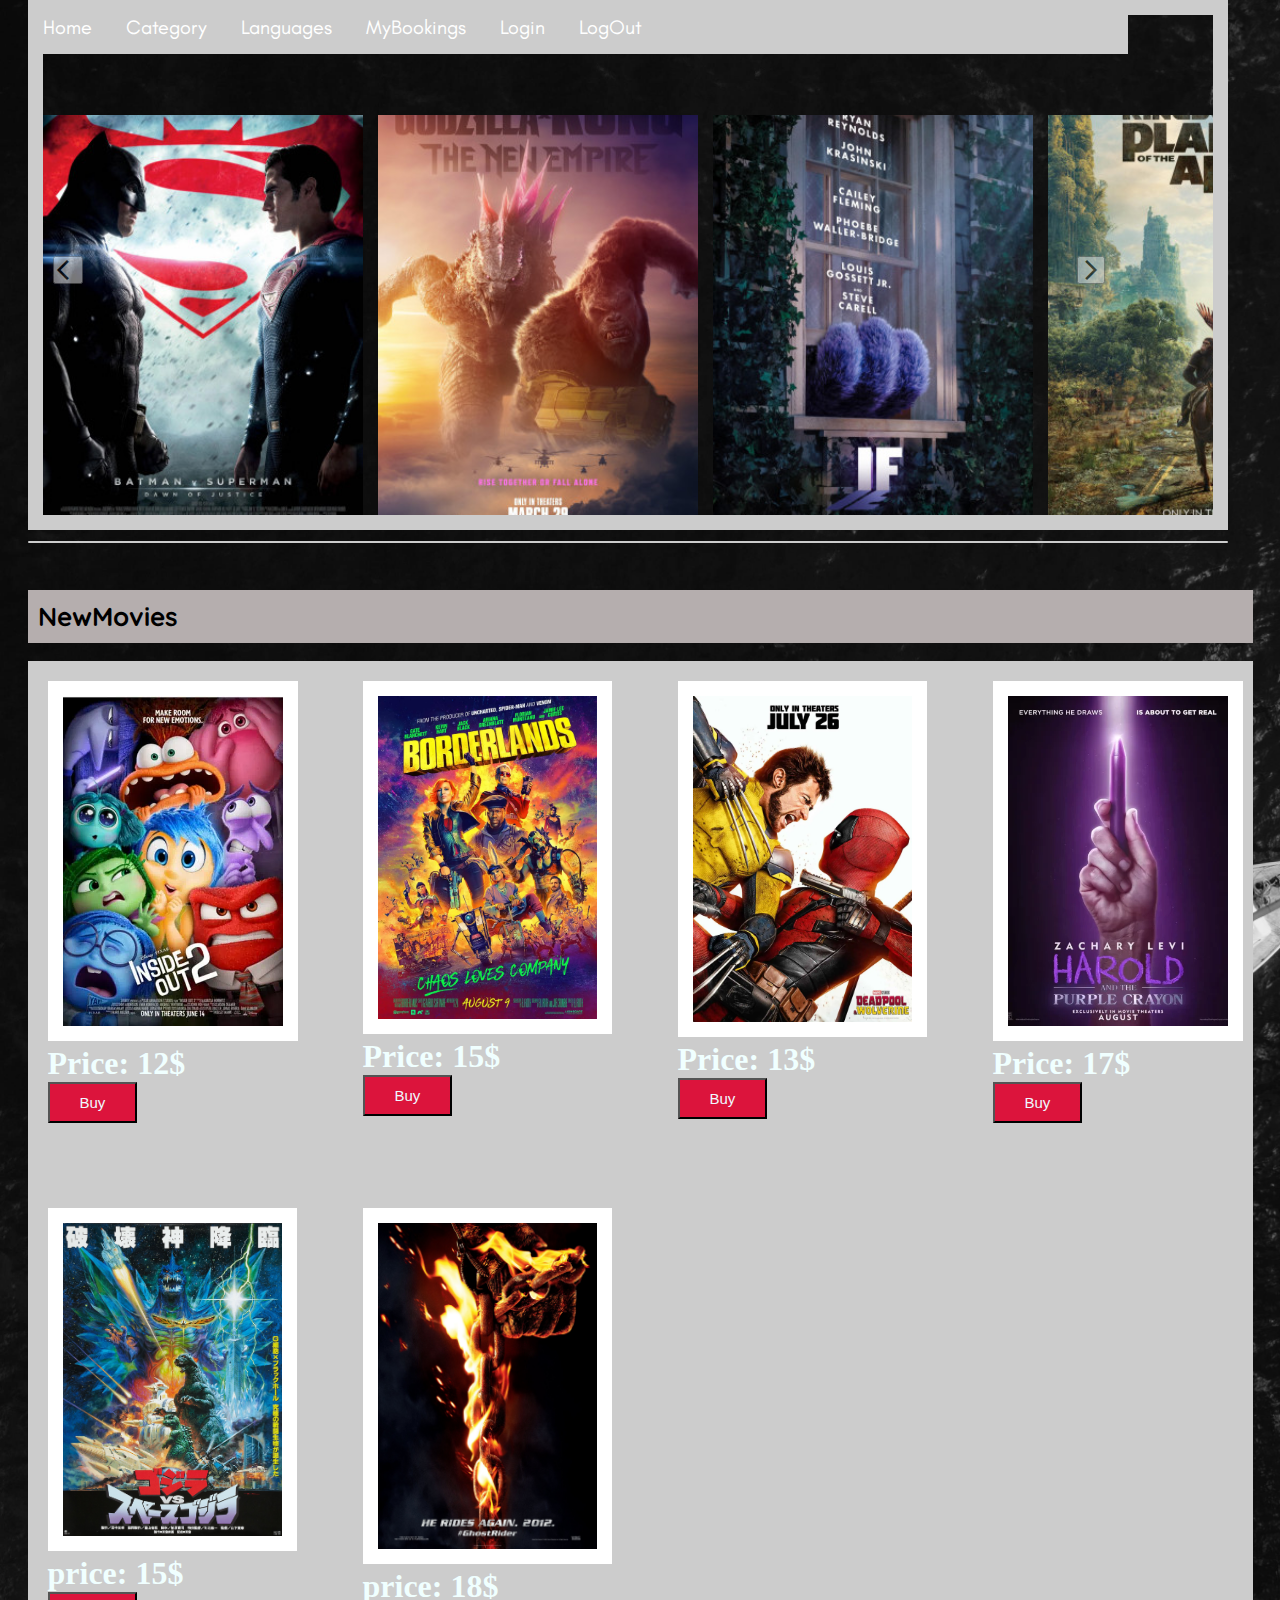
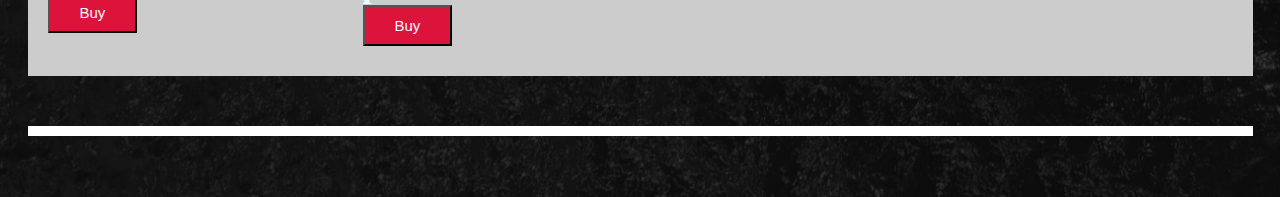
<file: index.html>
<!DOCTYPE html>
<html lang="en">
<head>
    <meta charset="UTF-8">
    <meta name="viewport" content="width=device-width, initial-scale=1.0">
    <title>EnjoyTicket</title>
    <link rel="stylesheet" href="style.css">
    <link rel="stylesheet" href="https://fonts.googleapis.com/css2?family=Material+Symbols+Outlined:opsz,wght,FILL,GRAD@20..48,100..700,0..1,-50..200" />
    <link rel="preconnect" href="https://fonts.googleapis.com">
    <link rel="preconnect" href="https://fonts.gstatic.com" crossorigin>
    <link href="https://fonts.googleapis.com/css2?family=Teachers:ital,wght@0,400..800;1,400..800&display=swap" rel="stylesheet">
    <link href="https://fonts.googleapis.com/css2?family=Quicksand:wght@300..700&display=swap" rel="stylesheet">

    <script>
        document.addEventListener("DOMContentLoaded", () => {
            const slideButtons = document.querySelectorAll(".slide-button");
            const imageList = document.querySelector(".image-list");
            const scrollbarThumb = document.querySelector(".scrollbar-thumb");

            const updateScrollbar = () => {
                const maxScrollLeft = imageList.scrollWidth - imageList.clientWidth;
                const scrollLeft = imageList.scrollLeft;
                const scrollbarWidth = (scrollLeft / maxScrollLeft) * 100;
                scrollbarThumb.style.width = `${scrollbarWidth}%`;
            };

            slideButtons.forEach(button => {
                button.addEventListener("click", () => {
                    const direction = button.id === "prev-slide" ? -1 : 1;
                    const scrollAmount = imageList.clientWidth * direction;
                    imageList.scrollBy({ left: scrollAmount, behavior: "smooth" });
                });
            });

            imageList.addEventListener("scroll", updateScrollbar);
            window.addEventListener("resize", updateScrollbar);
            updateScrollbar();
        });
    </script>
</head>
<body>
    <div class="page1">
        <header class="container2">
            <div class="anchortag">
                <ul>
                    <li><a href="">Home</a></li>
                    <li><a href="">Category</a></li>
                    <li><a href="">Languages</a></li>
                    <li><a href="">MyBookings</a></li>
                    <li><a href="">Login</a></li>
                    <li><a href="">LogOut</a></li>
                </ul>
            </div>
        </header>
        <div class="container">
            <div class="slider-wrapper">
                <button id="prev-slide" class="slide-button material-symbols-outlined leftarrow">arrow_back_ios</button>
                <button id="next-slide" class="slide-button material-symbols-outlined rightarrow">arrow_forward_ios</button>
                <div class="image-list">
                    <img src="images/image1.jpg" alt="img-1" class="image-item">
                    <img src="images/image2.jpg" alt="img-2" class="image-item">
                    <img src="images/image3.jpg" alt="img-3" class="image-item">
                    <img src="images/image4.jpg" alt="img-4" class="image-item">
                    <img src="images/image5.jpg" alt="img-5" class="image-item">
                    <img src="images/image6.jpg" alt="img-6" class="image-item">
                    <img src="images/image7.jpg" alt="img-7" class="image-item">
                    <img src="images/image8.jpg" alt="img-8" class="image-item">
                    <img src="images/image9.jpg" alt="img-9" class="image-item">
                    <img src="images/image10.jpg" alt="img-10" class="image-item">
                    <img src="images/image11.jpg" alt="img-11" class="image-item">
                </div>
            </div>
            <div class="slider-scrollbar">
                <div class="scrollbar-track">
                    <div class="scrollbar-thumb"></div>
                </div>
            </div>
        </div><br><br>
        <div>
            <div class="Content">
                <h1>NewMovies</h1>
            </div><br>
            <div>
            <div class="movier">
                <div>
                    <img src="images/image_12 (1).webp" alt="">
                    <h1>Price: 12$</h1>
                    <a href="movie1.html"><button>Buy</button></a>
                </div>
                <div>
                    <img src="images/image_12 (2).webp" alt="">
                    <h1>Price: 15$</h1>
                    <a href="movie2.html"><button>Buy</button></a>
                </div>
                <div>
                    <img src="images/image_12 (3).webp" alt="">
                    <h1>Price: 13$</h1>
                    <a href="movie3.html"><button>Buy</button></a>
                </div>
                <div>
                    <img src="images/image_12 (4).webp" alt="">
                    <h1>Price: 17$</h1>
                    <a href="movie4.html"><button>Buy</button></a>
                </div>
                <div>
                    <img src="images/Movie Poster 15.jpg" alt="">
                    <h1>price: 15$</h1>
                    <button>Buy</button>
                </div>
                <div>
                    <img src="images/Movie Poster 103.jpg" alt="">
                    <h1>price: 18$</h1>
                    <button>Buy</button>
                </div>
            </div>
            </div>
        </div>
        <div>
            <div class="content2">
    
            </div>
            <div class="movier2">
            </div>
        </div>
    </div>
</body>
</html>
</file>
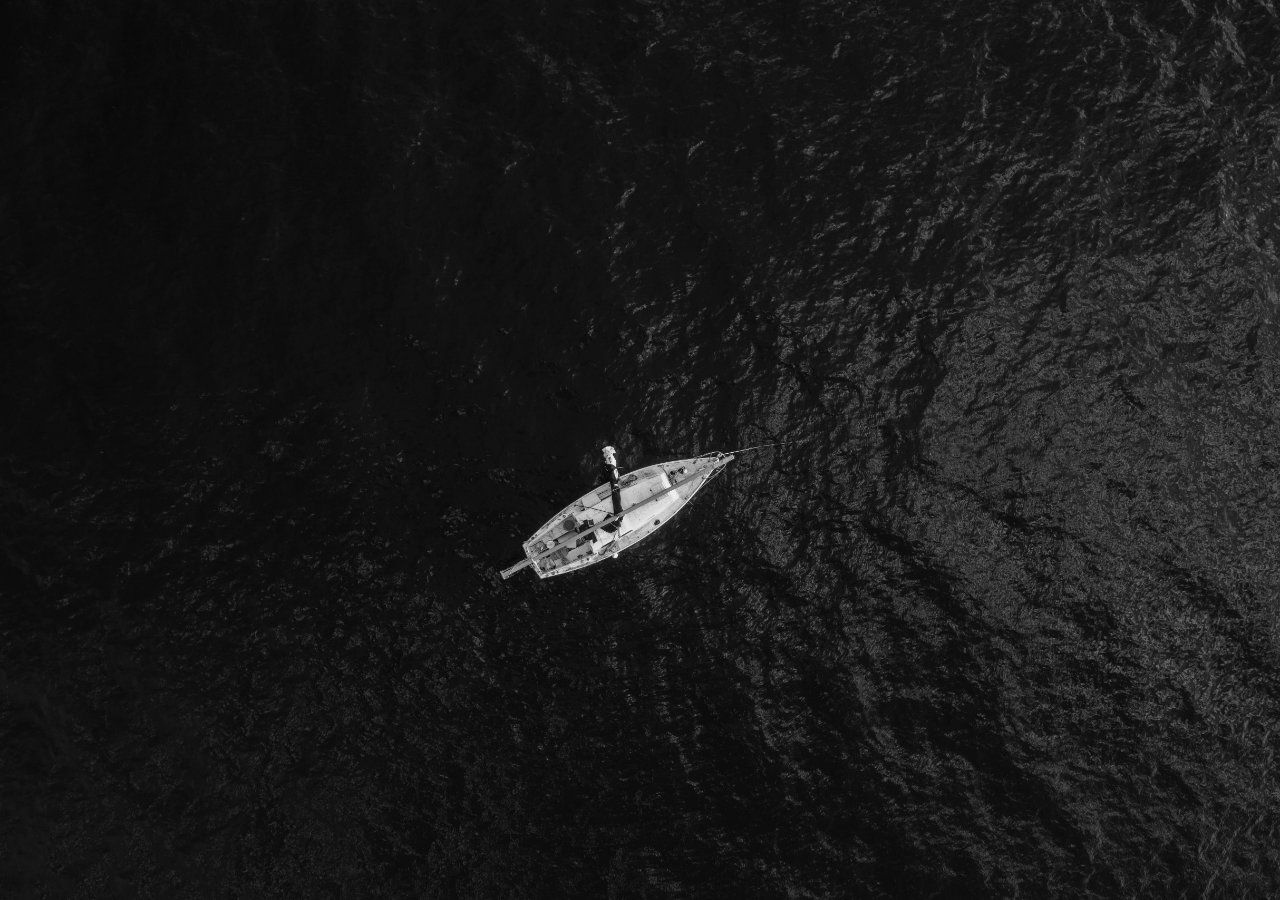
<file: category.html>
<!DOCTYPE html>
<html lang="en">
<head>
    <meta charset="UTF-8">
    <meta name="viewport" content="width=device-width, initial-scale=1.0">
    <title>Category</title>
    <link rel="stylesheet" href="style.css">
</head>
<body>
    
</body>
</html>
</file>
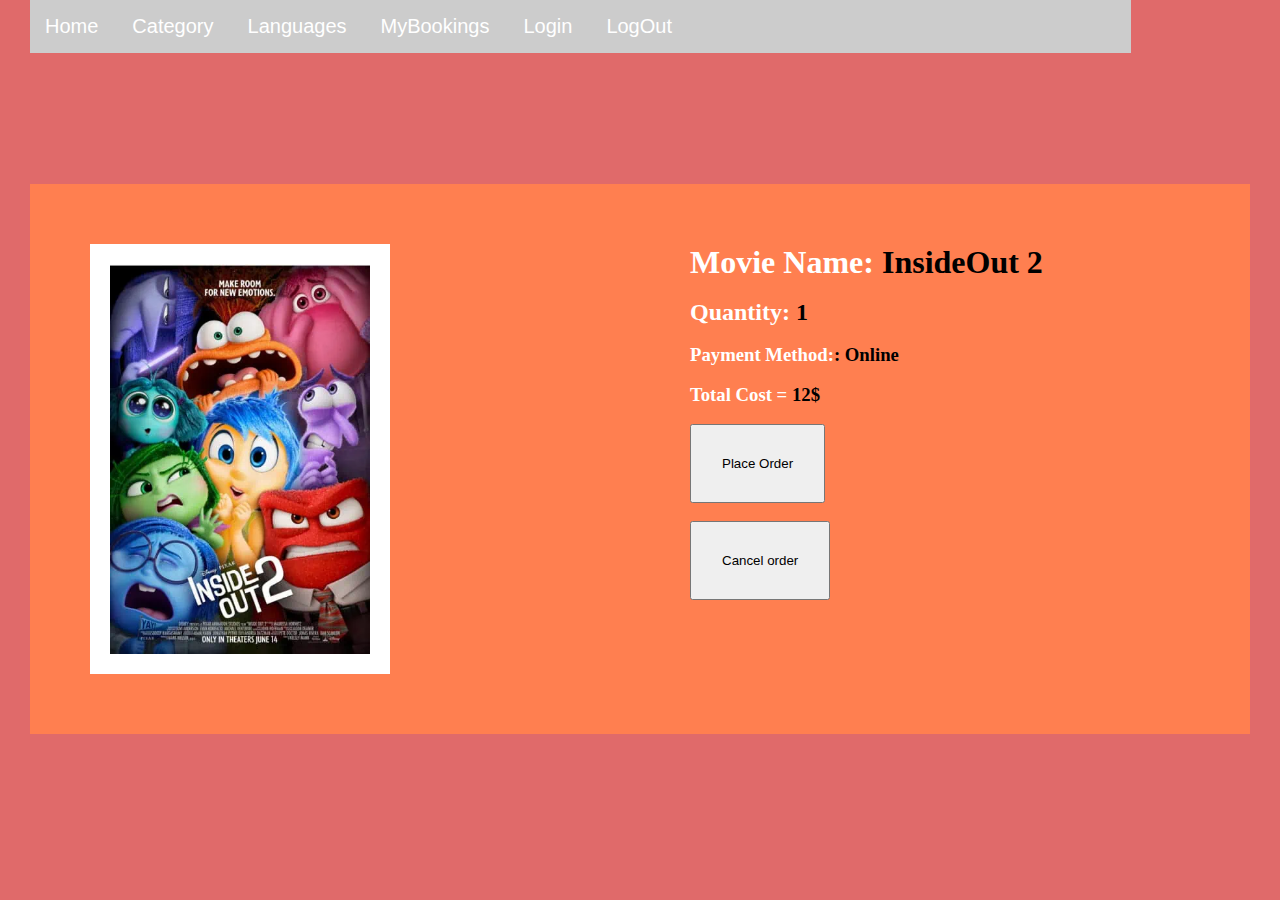
<file: movie1.html>
<!DOCTYPE html>
<html lang="en">
<head>
    <meta charset="UTF-8">
    <meta name="viewport" content="width=device-width, initial-scale=1.0">
    <title>Buy Movie</title>
    <link rel="stylesheet" href="style.css">
    <link rel="stylesheet" href="https://fonts.googleapis.com/css2?family=Material+Symbols+Outlined:opsz,wght,FILL,GRAD@20..48,100..700,0..1,-50..200" />
    <link rel="preconnect" href="https://fonts.googleapis.com">
    <link rel="preconnect" href="https://fonts.gstatic.com" crossorigin>
</head>
<body class="page2">
    <div class="movie1booking">
        <header class="container2">
            <div class="anchortag">
                <ul>
                    <li><a href="index.html">Home</a></li>
                    <li><a href="">Category</a></li>
                    <li><a href="">Languages</a></li>
                    <li><a href="">MyBookings</a></li>
                    <li><a href="">Login</a></li>
                    <li><a href="">LogOut</a></li>
                </ul>
            </div>
        </header><br>
            <div class="details1">
                <img src="images/image_12 (1).webp" alt="">
                <div class="moviedetails">
                    <h1><span>Movie Name:</span> InsideOut 2</h1><br>
                    <h2><span>Quantity:</span> 1</h2><br>
                    <h3><span>Payment Method:</span>: Online</h3><br>
                    <h3><span>Total Cost = </span> 12$</h3><br>
                    <Button id="placeOrder">Place Order</Button><br><br>
                    <button id="cancelOrder">Cancel order</button>
                </div>
            </div>
    </div>
    <script>
        const placeOrderButton = document.getElementById("placeOrder");
        const cancelOrderButton = document.getElementById("cancelOrder");

        placeOrderButton.addEventListener("click", () => {
          alert("Order placed successfully!");
        });

        cancelOrderButton.addEventListener("click", () => {
          alert("Order cancelled.");
        });
    </script>
</body>
</html>
</file>
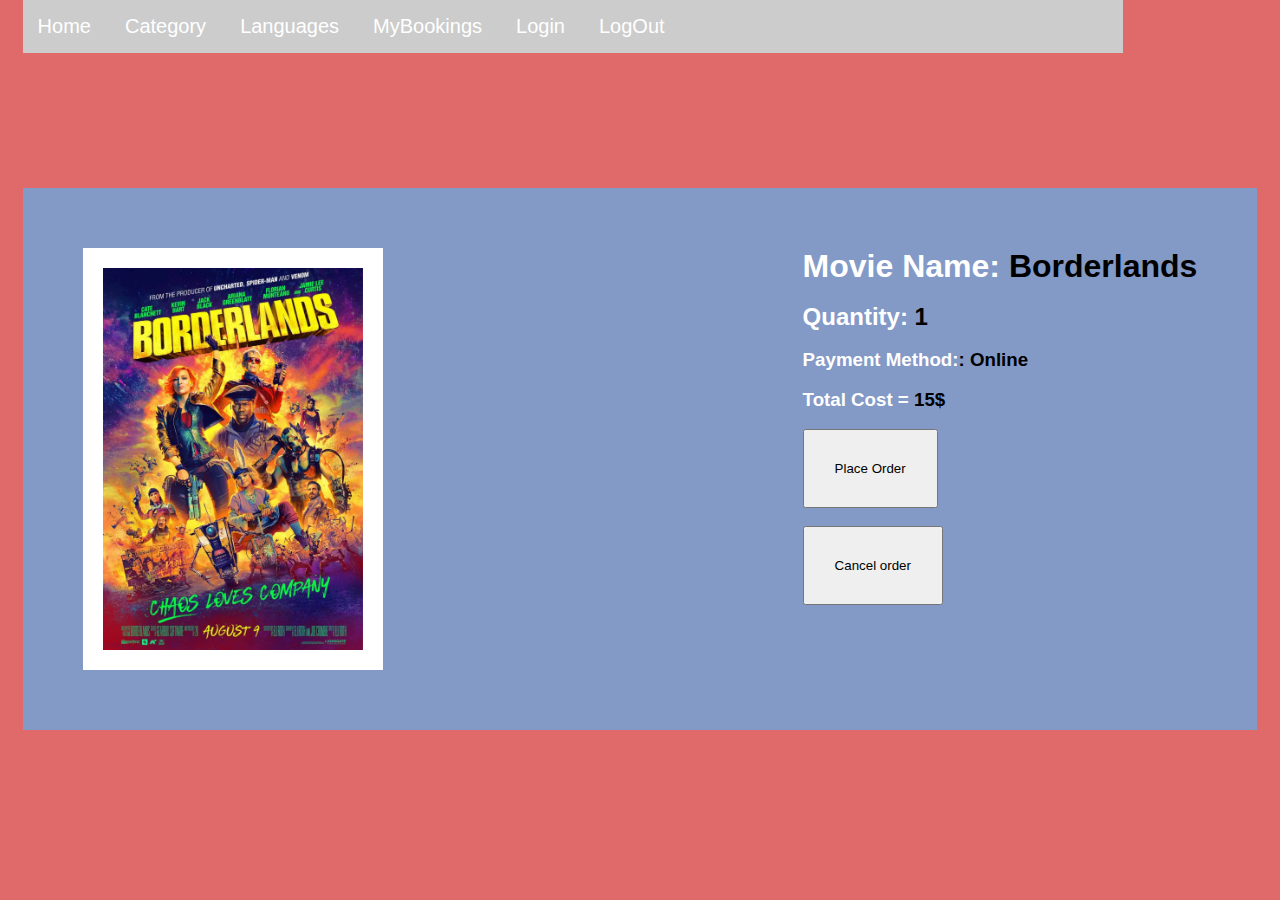
<file: movie2.html>
<!DOCTYPE html>
<html lang="en">
<head>
    <meta charset="UTF-8">
    <meta name="viewport" content="width=device-width, initial-scale=1.0">
    <title>Buy Movie</title>
    <link rel="stylesheet" href="style.css">
    <link rel="stylesheet" href="https://fonts.googleapis.com/css2?family=Material+Symbols+Outlined:opsz,wght,FILL,GRAD@20..48,100..700,0..1,-50..200" />
    <link rel="preconnect" href="https://fonts.googleapis.com">
    <link rel="preconnect" href="https://fonts.gstatic.com" crossorigin>
</head>
<body class="page2">
    <div class="movie1booking">
        <header class="container2">
            <div class="anchortag">
                <ul>
                    <li><a href="index.html">Home</a></li>
                    <li><a href="">Category</a></li>
                    <li><a href="">Languages</a></li>
                    <li><a href="">MyBookings</a></li>
                    <li><a href="">Login</a></li>
                    <li><a href="">LogOut</a></li>
                </ul>
            </div>
        </header><br>
            <div class="details2">
                <img src="images/image_12 (2).webp" alt="">
                <div class="moviedetails2">
                    <h1><span>Movie Name:</span> Borderlands</h1><br>
                    <h2><span>Quantity:</span> 1</h2><br>
                    <h3><span>Payment Method:</span>: Online</h3><br>
                    <h3><span>Total Cost = </span> 15$</h3><br>
                    <button id="placeOrder">Place Order</button><br><br>
                    <button id="cancelOrder">Cancel order</button>
                </div>
            </div>
    </div>
    <script>
        const placeOrderButton = document.getElementById("placeOrder");
        const cancelOrderButton = document.getElementById("cancelOrder");

        placeOrderButton.addEventListener("click", () => {
          alert("Order placed successfully!");
        });

        cancelOrderButton.addEventListener("click", () => {
          alert("Order cancelled.");
        });
    </script>
</body>
</html>
</file>
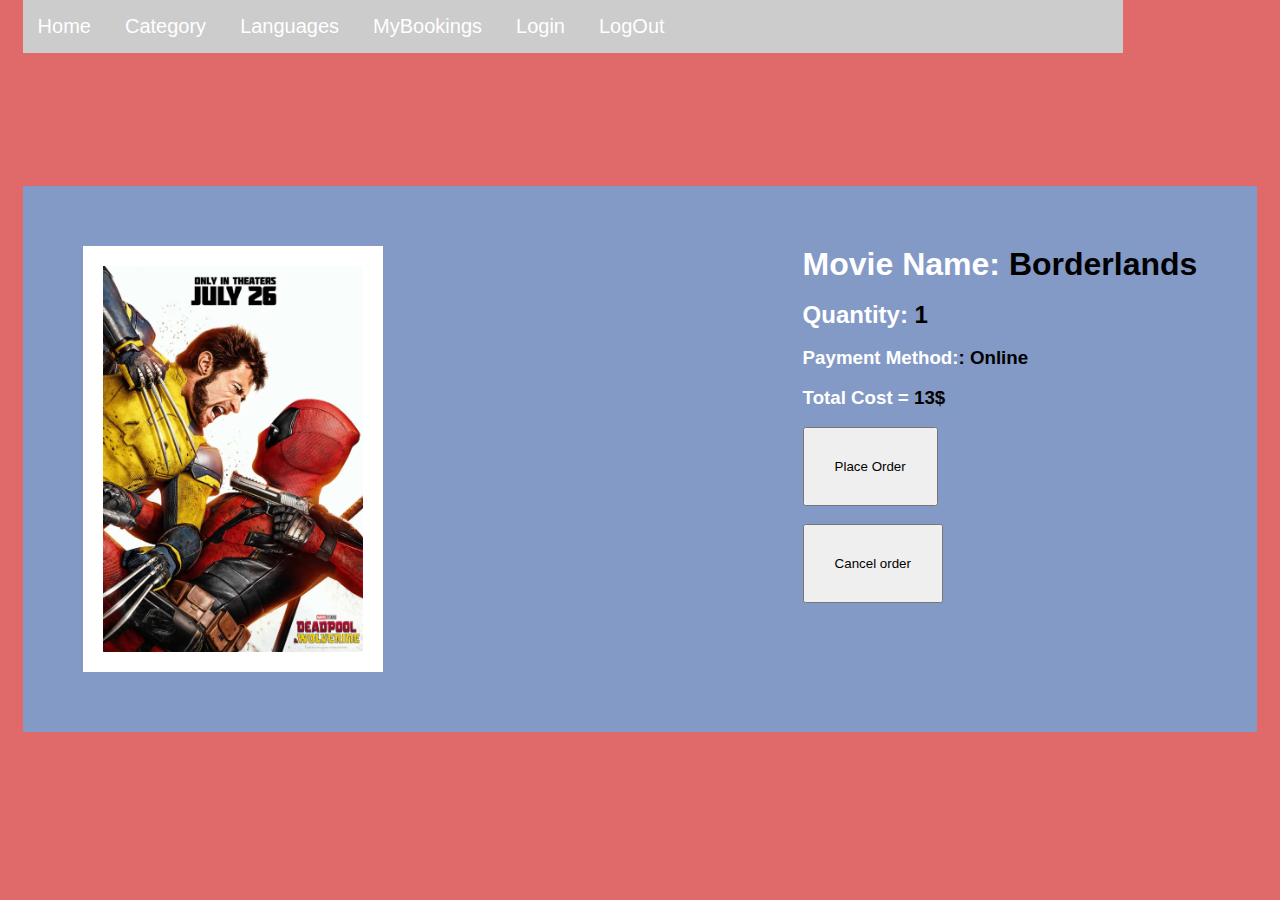
<file: movie3.html>
<!DOCTYPE html>
<html lang="en">
<head>
    <meta charset="UTF-8">
    <meta name="viewport" content="width=device-width, initial-scale=1.0">
    <title>Buy Movie</title>
    <link rel="stylesheet" href="style.css">
    <link rel="stylesheet" href="https://fonts.googleapis.com/css2?family=Material+Symbols+Outlined:opsz,wght,FILL,GRAD@20..48,100..700,0..1,-50..200" />
    <link rel="preconnect" href="https://fonts.googleapis.com">
    <link rel="preconnect" href="https://fonts.gstatic.com" crossorigin>
</head>
<body class="page2">
    <div class="movie1booking">
        <header class="container2">
            <div class="anchortag">
                <ul>
                    <li><a href="index.html">Home</a></li>
                    <li><a href="">Category</a></li>
                    <li><a href="">Languages</a></li>
                    <li><a href="">MyBookings</a></li>
                    <li><a href="">Login</a></li>
                    <li><a href="">LogOut</a></li>
                </ul>
            </div>
        </header><br>
            <div class="details3">
                <img src="images/image_12 (3).webp" alt="">
                <div class="moviedetails3">
                    <h1><span>Movie Name:</span> Borderlands</h1><br>
                    <h2><span>Quantity:</span> 1</h2><br>
                    <h3><span>Payment Method:</span>: Online</h3><br>
                    <h3><span>Total Cost = </span> 13$</h3><br>
                    <button id="placeOrder">Place Order</button><br><br>
                    <button id="cancelOrder">Cancel order</button>
                </div>
            </div>
    </div>
    <script>
        const placeOrderButton = document.getElementById("placeOrder");
        const cancelOrderButton = document.getElementById("cancelOrder");

        placeOrderButton.addEventListener("click", () => {
          alert("Order placed successfully!");
        });

        cancelOrderButton.addEventListener("click", () => {
          alert("Order cancelled.");
        });
    </script>
</body>
</html>
</file>
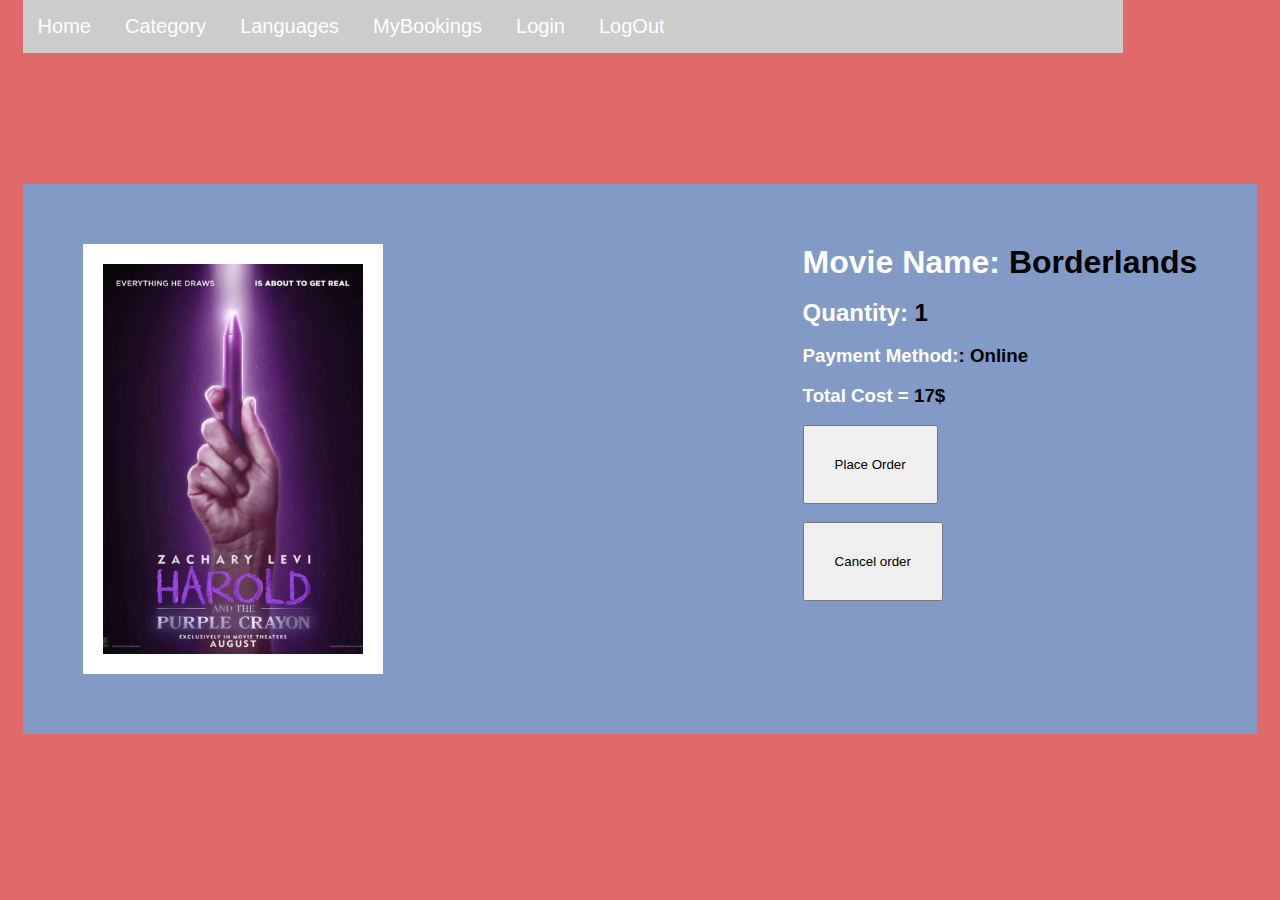
<file: movie4.html>
<!DOCTYPE html>
<html lang="en">
<head>
    <meta charset="UTF-8">
    <meta name="viewport" content="width=device-width, initial-scale=1.0">
    <title>Buy Movie</title>
    <link rel="stylesheet" href="style.css">
    <link rel="stylesheet" href="https://fonts.googleapis.com/css2?family=Material+Symbols+Outlined:opsz,wght,FILL,GRAD@20..48,100..700,0..1,-50..200" />
    <link rel="preconnect" href="https://fonts.googleapis.com">
    <link rel="preconnect" href="https://fonts.gstatic.com" crossorigin>
</head>
<body class="page2">
    <div class="movie1booking">
        <header class="container2">
            <div class="anchortag">
                <ul>
                    <li><a href="index.html">Home</a></li>
                    <li><a href="">Category</a></li>
                    <li><a href="">Languages</a></li>
                    <li><a href="">MyBookings</a></li>
                    <li><a href="">Login</a></li>
                    <li><a href="">LogOut</a></li>
                </ul>
            </div>
        </header><br>
            <div class="details4">
                <img src="images/image_12 (4).webp" alt="">
                <div class="moviedetails4">
                    <h1><span>Movie Name:</span> Borderlands</h1><br>
                    <h2><span>Quantity:</span> 1</h2><br>
                    <h3><span>Payment Method:</span>: Online</h3><br>
                    <h3><span>Total Cost = </span> 17$</h3><br>
                    <button id="placeOrder">Place Order</button><br><br>
                    <button id="cancelOrder">Cancel order</button>
                </div>
            </div>
    </div>
    <script>
        const placeOrderButton = document.getElementById("placeOrder");
        const cancelOrderButton = document.getElementById("cancelOrder");

        placeOrderButton.addEventListener("click", () => {
          alert("Order placed successfully!");
        });

        cancelOrderButton.addEventListener("click", () => {
          alert("Order cancelled.");
        });
    </script>
</body>
</html>
</file>
<file: style.css>
*{
    margin: 0;
    padding: 0;
    box-sizing: border-box;
}
body{
    display: flex;
    align-items:center ;
    justify-content: center;
    min-height:100vh;
    background:whitesmoke;
    background-image: url("images/pexels-joshsorenson-1586144.jpg");
    background-size: cover;
}
.anchortag{
    background: #ccc;
    width:86%;
    position: absolute;
    top: -0.02rem;
}
li{
    padding: 15px;
    display: inline-block;
    list-style: none;
    justify-content:space-between;
}
a{
    text-decoration: none;
    color:white;
}

a{
  font-family: "Teachers", sans-serif;
  font-optical-sizing: auto;
  font-weight: 1;
  font-style: normal;
  transition-duration: 0.5s;
  font-size: 20px;
}
a:hover{
    opacity: 0.5;
    color:rgb(243, 73, 73);
}
.container{
    max-width:1200px;
    width:100%;
}
.slider-wrapper  .image-list{
    border: 15px solid #ccc;
    padding-top: 100px;
    display: grid;
    gap: 15px;
    font-size: 0;
    overflow-x:auto;
    scrollbar-width: none;
    grid-template-columns: repeat(11,1fr);
}
.slider-wrapper .image-list::-webkit-scrollbar{
    display: none;
}
.slider-wrapper .image-list .image-item{
    width:320px;
    height:400px;
    object-fit : cover;
}
.container .slider-scrollbar{
    height: 24px;
    width: 100%;
    display:flex;
    align-items: center;
}
.slider-scrollbar .scrollbar-track{
    height: 2px;
    width: 100%;
    background: #ccc;
    position: relative;
    border-radius: 4px;
}
.slider-scrollbar .scrollbar-thumb{
    position: absolute;
    height: 100%;
    width: 30%;
    background: #000;
    border-radius: inherit;
    cursor: grab;
}
.slider-scrollbar .scrollbar-thumb:active{
    cursor: grabbing;
    height: 8px;
    top: -2px;
}
.slider-scrollbar .scrollbar-thumb::after{
    content: "";
    position: absolute;
    left: 0;
    right: 0;
}


.material-symbols-outlined {
  font-variation-settings:
  'FILL' 0,
  'wght' 400,
  'GRAD' 0,
  'opsz' 24
}

.rightarrow{
    position: absolute;
    margin-left: 82%;
    text-align: right;
    margin-top: 20%;
    opacity: 0.5;
}
.leftarrow{
    position: absolute;
    text-align: left;
    margin-top: 20%;
    opacity: 0.5;
    margin-left: 2%;
    padding-left: 2px;
    margin-right: 1px;
}

.Content{
    font-family: "Quicksand", sans-serif;
    font-weight: 0;
    color:black;
    padding-left: 10px;
    padding: 10px;
    font-size: 13px;
    background:rgb(181, 174, 174);
}
.movier{
    background-color:#ccc;
    display: flex;
    flex-wrap: wrap;
    gap:65px;
    padding-bottom: 30px;
    padding-left: 20px;
    max-width: 1225px;
}
.movier img{
    max-width: 250px;
    border:15px solid #fff;
    margin-top: 20px;
}
.content2{
    width: 100%;
    background-color: #fff;
    height: 10px;
    margin: auto;
    margin-top:50px;
    margin-bottom: 5%;
}
.movier h1{
    color: azure;
}
.movier button{
    background: crimson;
    font-size:15px;
    padding: 10PX;
    padding-left: 30px;
    padding-right: 30px;
    color: aliceblue;
}
.page2{
    background: rgb(224, 106, 106);
}

.details1 {
    display: flex;
    justify-content: flex-start;
    align-items:flex-start;
    background-color:coral;
    padding: 60px;
}
.details1 img {
    width: 300px;
    margin-right: 800px;
    border:20px solid #fff ;
 }
.details1 .moviedetails{
    position: absolute;
    margin-left: 600px;
}
.details1 .moviedetails button{
    padding: 30px;
}
span{
    color:white;
}

.details2{
    display: flex;
    justify-content: flex-start;
    align-items:flex-start;
    background-color:rgb(131, 153, 198);
    padding: 60px;
}
.details2 img{
    width: 300px;
    margin-right:580px;
    border:20px solid #fff ;
}
.moviedetails2{
    font-family: "Teachers", sans-serif;
    margin-left: -10rem;
}
details2 .moviedetails2{
    position: absolute;
}
.details2 .moviedetails2 button{
    padding: 30px;
}

.details3{
    display: flex;
    justify-content: flex-start;
    align-items:flex-start;
    background-color:rgb(131, 153, 198);
    padding: 60px;
}
.details3 img{
    width: 300px;
    margin-right:580px;
    border:20px solid #fff ;
}
.moviedetails3{
    font-family: "Teachers", sans-serif;
    margin-left: -10rem;
}
.details3 .moviedetails3 button{
    padding: 30px;
}

.details4{
    display: flex;
    justify-content: flex-start;
    align-items:flex-start;
    background-color:rgb(131, 153, 198);
    padding: 60px;
}
.details4 img{
    width: 300px;
    margin-right:580px;
    border:20px solid #fff ;
}
.moviedetails4{
    font-family: "Teachers", sans-serif;
    margin-left: -10rem;
}
.details4 .moviedetails4 button{
    padding: 30px;
}
</file>
